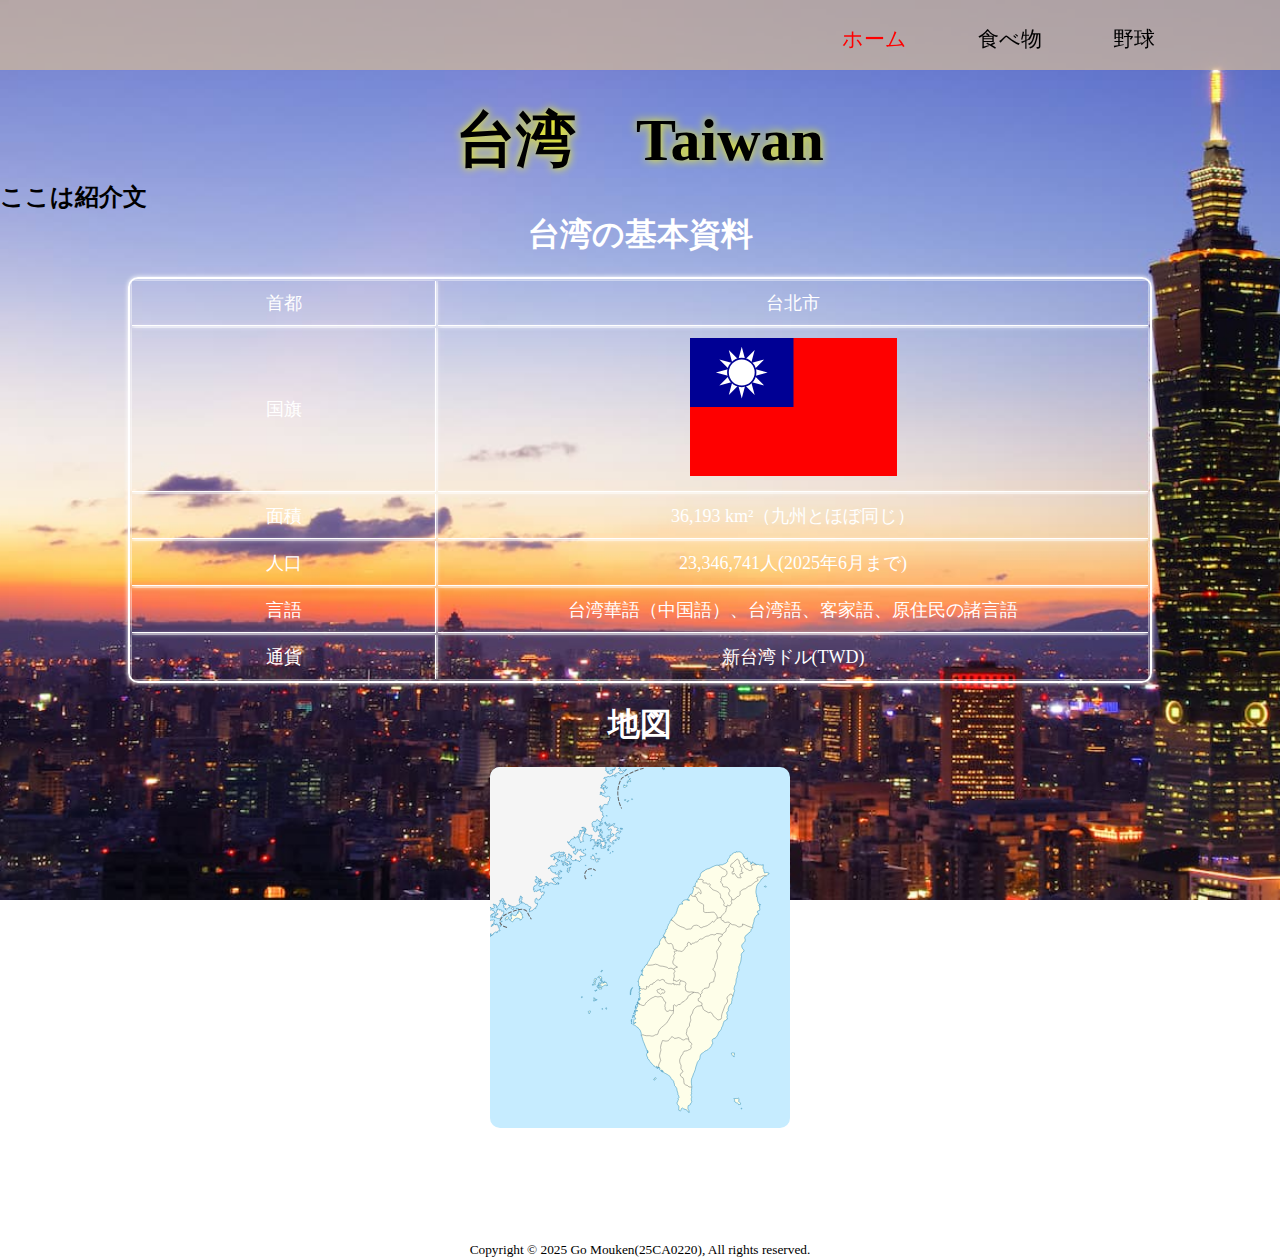
<file: index.html>
<!DOCTYPE html>
<html lang="jp">
<head>
    <meta charset="UTF-8">
    <meta name="viewport" content="width=device-width, initial-scale=1.0">
    <title>ホーム</title>
    <link rel="stylesheet" href="css/basic.css">
    <link rel="stylesheet" href="css/index.css">
</head>
<body>
    <nav>
        <div class="main-nav">
            <a href="index.html" class="nav-text now">ホーム</a>
            <a href="food.html" class="nav-text">食べ物</a>
            <a href="baseball.html                    " class="nav-text">野球</a>
        </div>
    </nav>
    <main>
        <div class="main-title">
            <p>台湾　Taiwan</p>
        </div>
        <div class="block">
            <h2>ここは紹介文</h2>
        </div>
        <div class="block">
            <h1 class="t-name">台湾の基本資料</h1>   
            <table class="intro-table">
                <tr>
                    <td>首都</td>
                    <td>台北市</td>
                </tr>
                <tr>
                    <td>国旗</td>
                    <td><img src="images/taiwan.svg" class="flag"></td>
                </tr>
                <tr>
                    <td>面積</td>
                    <td>36,193 km²（九州とほぼ同じ）</td>
                </tr>
                <tr>
                    <td>人口</td>
                    <td>23,346,741人(2025年6月まで)</td>
                </tr>
                <tr>
                    <td>言語</td>
                    <td>台湾華語（中国語）、台湾語、客家語、原住民の諸言語</td>
                </tr>
                <tr>
                    <td>通貨</td>
                    <td>新台湾ドル(TWD)</td>
                </tr>
            </table>
        </div>
        <div class="block">
            <h1 class="t-name">地図</h1>
            <div class="map"><img src="images/map.svg"></div>
        </div>
        <div class="block">
            <h1 class="t-name">参考リンク</h1>
            <div class="wrap-link">
                <p class="ref-mg"><a href="https://ja.wikipedia.org/wiki/%E5%8F%B0%E6%B9%BE" target="_blank" class="ref">https://ja.wikipedia.org/wiki/%E5%8F%B0%E6%B9%BE</a></p>
            </div>
        </div>
    </main>
    <footer class="ft">
        <p><small>Copyright &copy; 2025 Go Mouken(25CA0220), All rights reserved.</small></p>
    </footer>
</body>
</html>
</file>
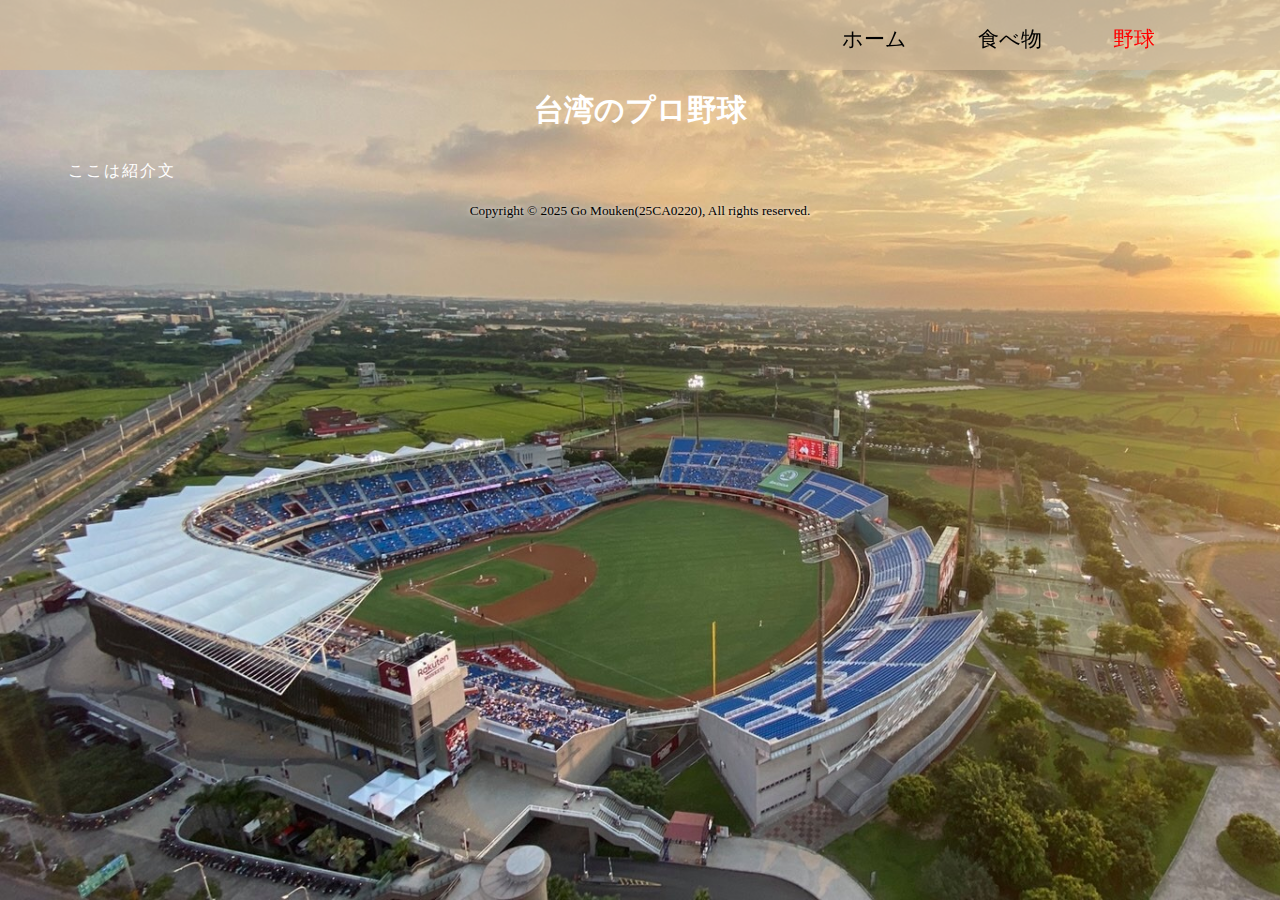
<file: baseball.html>
<!DOCTYPE html>
<html lang="jp">
<head>
    <meta charset="UTF-8">
    <meta name="viewport" content="width=device-width, initial-scale=1.0">
    <title>野球</title>
    <link rel="stylesheet" href="css/basic.css">
    <link rel="stylesheet" href="css/baseball.css">
</head>
<body>
    <nav>
        <div class="main-nav">
            <a href="index.html" class="nav-text">ホーム</a>
            <a href="food.html" class="nav-text">食べ物</a>
            <a href="baseball.html" class="nav-text now">野球</a>
        </div>
    </nav>
    <main>
        <div class="block">
            <p class="yakyu-t">台湾のプロ野球</p>
            <p class="yakyu-intro">　ここは紹介文</p>
        </div>
    </main>
    <footer class="ft">
        <p><small>Copyright &copy; 2025 Go Mouken(25CA0220), All rights reserved.</small></p>
    </footer>
</body>
</html>
</file>
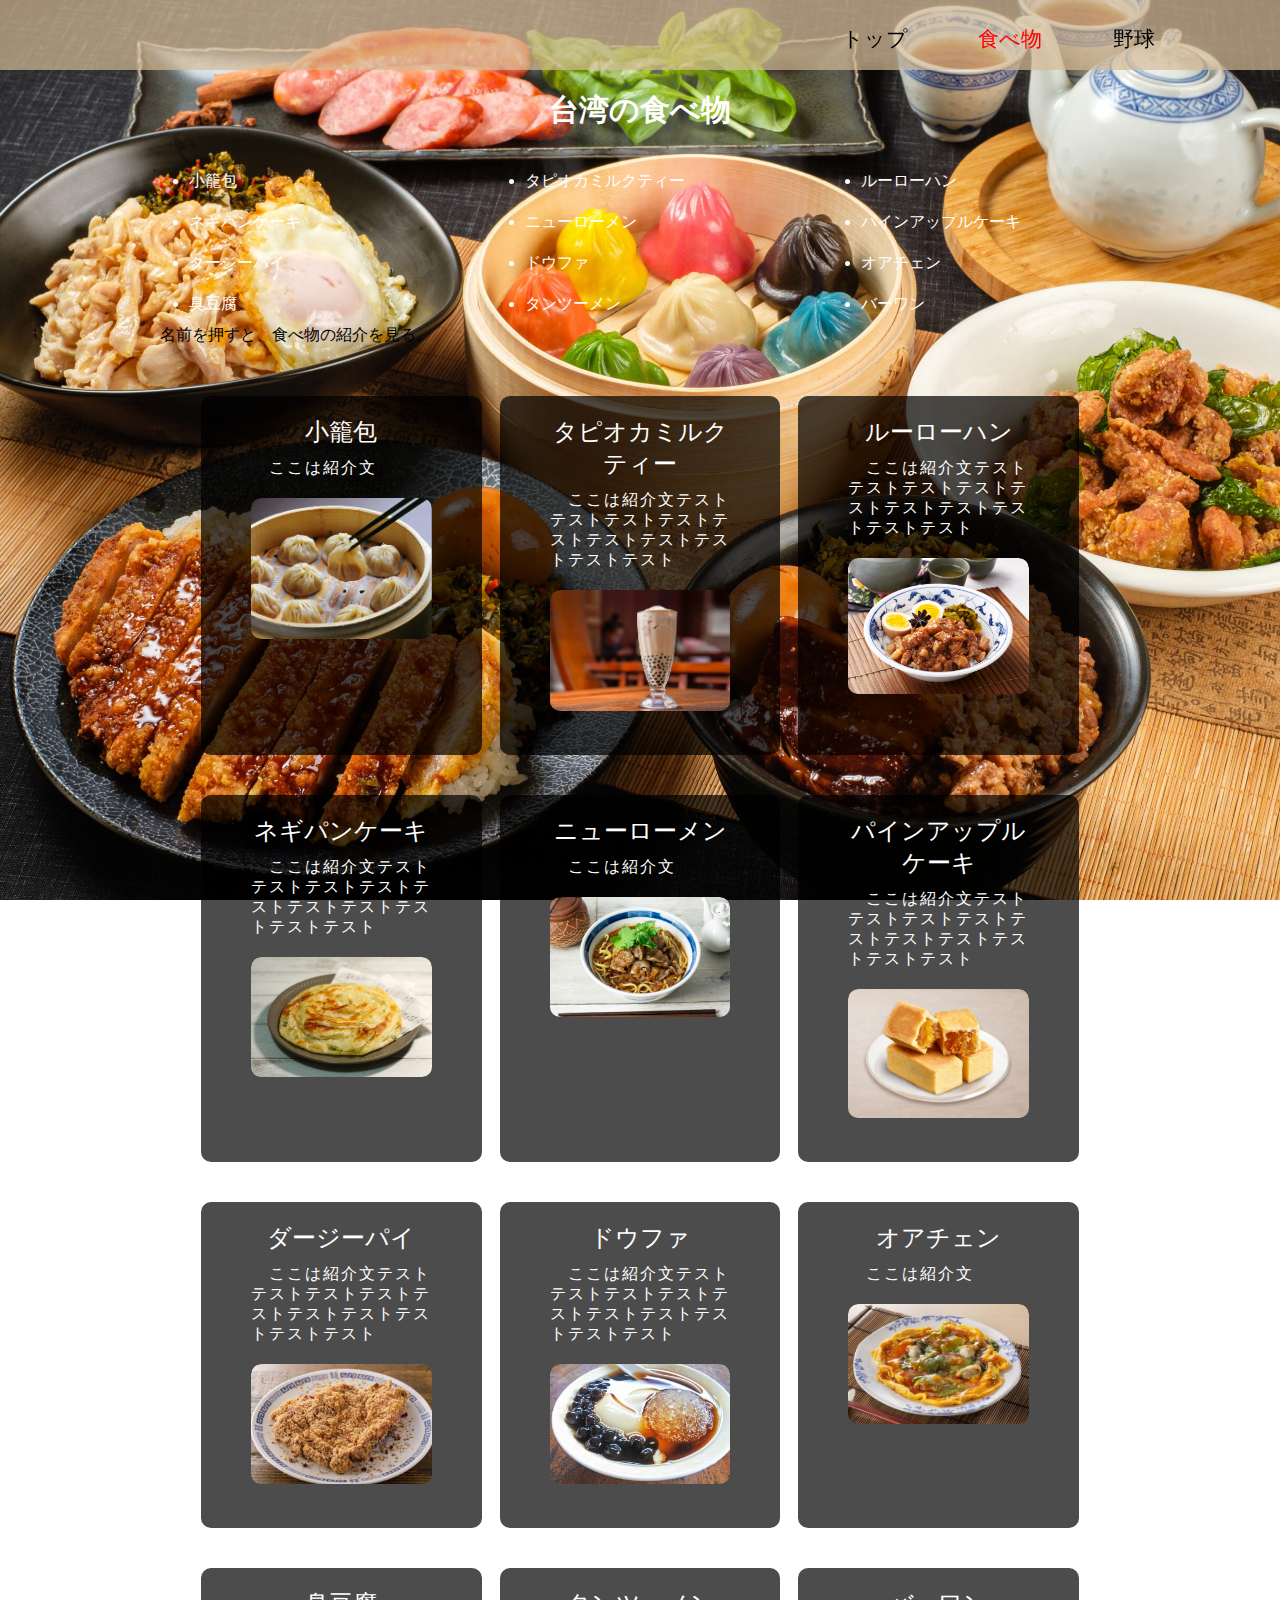
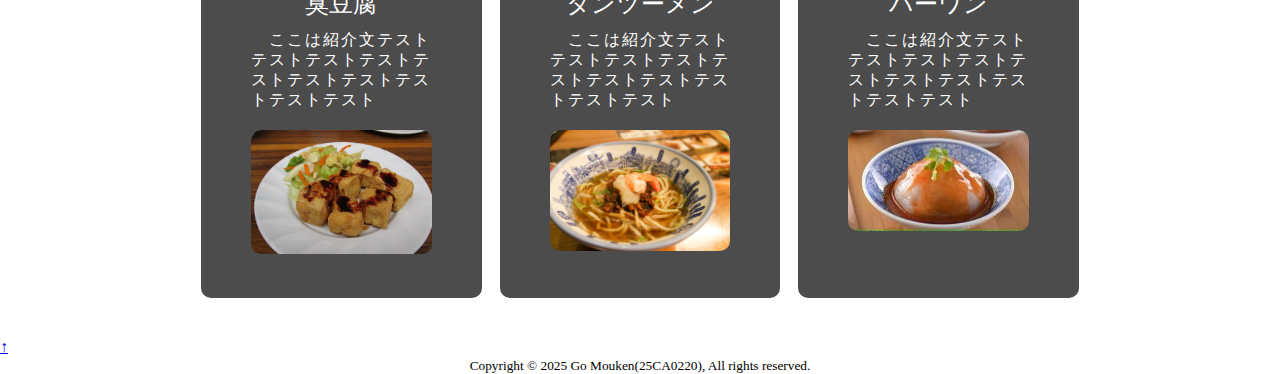
<file: food.html>
<!DOCTYPE html>
<html lang="jp">
<head>
    <meta charset="UTF-8">
    <meta name="viewport" content="width=device-width, initial-scale=1.0">
    <title>食べ物</title>
    <link rel="stylesheet" href="css/basic.css">
    <link rel="stylesheet" href="css/food.css">
</head>
<body>
    <nav>
        <div class="main-nav">
            <a href="index.html" class="nav-text">トップ</a>
            <a href="food.html" class="nav-text now">食べ物</a>
            <a href="baseball.html" class="nav-text">野球</a>
        </div>
    </nav>
    <main>
        <div class="block" id="top">
            <p class="food-t">台湾の食べ物</p>
            <div class="wrap-ctn">
                <ul>
                <a href="#slp"><li>小籠包</li></a>
                <a href="#tapioca"><li>タピオカミルクティー</li></a>
                <a href="#rrh"><li>ルーローハン</li></a>
                <a href="#npc"><li>ネギパンケーキ</li></a>
                <a href="#bn"><li>ニューローメン</li></a>
                <a href="#pac"><li>パインアップルケーキ</li></a>
                <a href="#fc"><li>ダージーパイ</li></a>
                <a href="#dh"><li>ドウファ</li></a>
                <a href="#op"><li>オアチェン</li></a>
                <a href="#st"><li>臭豆腐</li></a>
                <a href="#dtm"><li>タンツーメン</li></a>
                <a href="#bw"><li>バーワン</li></a>
            </ul>
            <p class="select-info">名前を押すと、食べ物の紹介を見る。</p>
            </div>
        </div>
        <div class="wrap-f-intro">
            <div class="f-intro" id="slp">
                <p class="food-name">小籠包</p>
                <p class="food-intro">　ここは紹介文</p>
                <div class="wrap-f-img">
                    <img src="images/slp.jpg">
                </div>
            </div>
            <div class="f-intro" id="tapioca">
                <p class="food-name">タピオカミルクティー</p>
                <p class="food-intro">　ここは紹介文テストテストテストテストテストテストテストテストテストテスト</p>
                <div class="wrap-f-img">
                    <img src="images/tapioca.jpeg">
                </div>
            </div>
            <div class="f-intro" id="rrh">
                <p class="food-name">ルーローハン</p>
                <p class="food-intro">　ここは紹介文テストテストテストテストテストテストテストテストテストテスト</p>
                <div class="wrap-f-img">
                    <img src="images/rrh.jpg">
                </div>
            </div>
            <div class="f-intro" id="npc">
                <p class="food-name">ネギパンケーキ</p>
                <p class="food-intro">　ここは紹介文テストテストテストテストテストテストテストテストテストテスト</p>
                <div class="wrap-f-img">
                    <img src="images/npc.jpg">
                </div>
            </div>
            <div class="f-intro" id="bn">
                <p class="food-name">ニューローメン</p>
                <p class="food-intro">　ここは紹介文</p>
                <div class="wrap-f-img">
                    <img src="images/bn.jpg">
                </div>
            </div>
            <div class="f-intro" id="pac">
                <p class="food-name">パインアップルケーキ</p>
                <p class="food-intro">　ここは紹介文テストテストテストテストテストテストテストテストテストテスト</p>
                <div class="wrap-f-img">
                    <img src="images/pac.jpg">
                </div>
            </div>
            <div class="f-intro" id="fc">
                <p class="food-name">ダージーパイ</p>
                <p class="food-intro">　ここは紹介文テストテストテストテストテストテストテストテストテストテスト</p>
                <div class="wrap-f-img">
                    <img src="images/fc.jpg">
                </div>
            </div>
            <div class="f-intro" id="dh">
                <p class="food-name">ドウファ</p>
                <p class="food-intro">　ここは紹介文テストテストテストテストテストテストテストテストテストテスト</p>
                <div class="wrap-f-img">
                    <img src="images/dh.jpg">
                </div>
            </div>
            <div class="f-intro" id="op">
                <p class="food-name">オアチェン</p>
                <p class="food-intro">　ここは紹介文</p>
                <div class="wrap-f-img">
                    <img src="images/op.jpg">
                </div>
            </div>
            <div class="f-intro" id="st">
                <p class="food-name">臭豆腐</p>
                <p class="food-intro">　ここは紹介文テストテストテストテストテストテストテストテストテストテスト</p>
                <div class="wrap-f-img">
                    <img src="images/st.jpg">
                </div>
            </div>
            <div class="f-intro" id="dtm">
                <p class="food-name">タンツーメン</p>
                <p class="food-intro">　ここは紹介文テストテストテストテストテストテストテストテストテストテスト</p>
                <div class="wrap-f-img">
                    <img src="images/dtm.jpg">
                </div>
            </div>
            <div class="f-intro" id="bw">
                <p class="food-name">バーワン</p>
                <p class="food-intro">　ここは紹介文テストテストテストテストテストテストテストテストテストテスト</p>
                <div class="wrap-f-img">
                    <img src="images/bw.jpg">
                </div>
            </div>
        </div>
        <a href="#top"><div class="back-top">↑</div></a>
    </main>
    <footer class="ft">
        <p><small>Copyright &copy; 2025 Go Mouken(25CA0220), All rights reserved.</small></p>
    </footer>
</body>
</html>
</file>
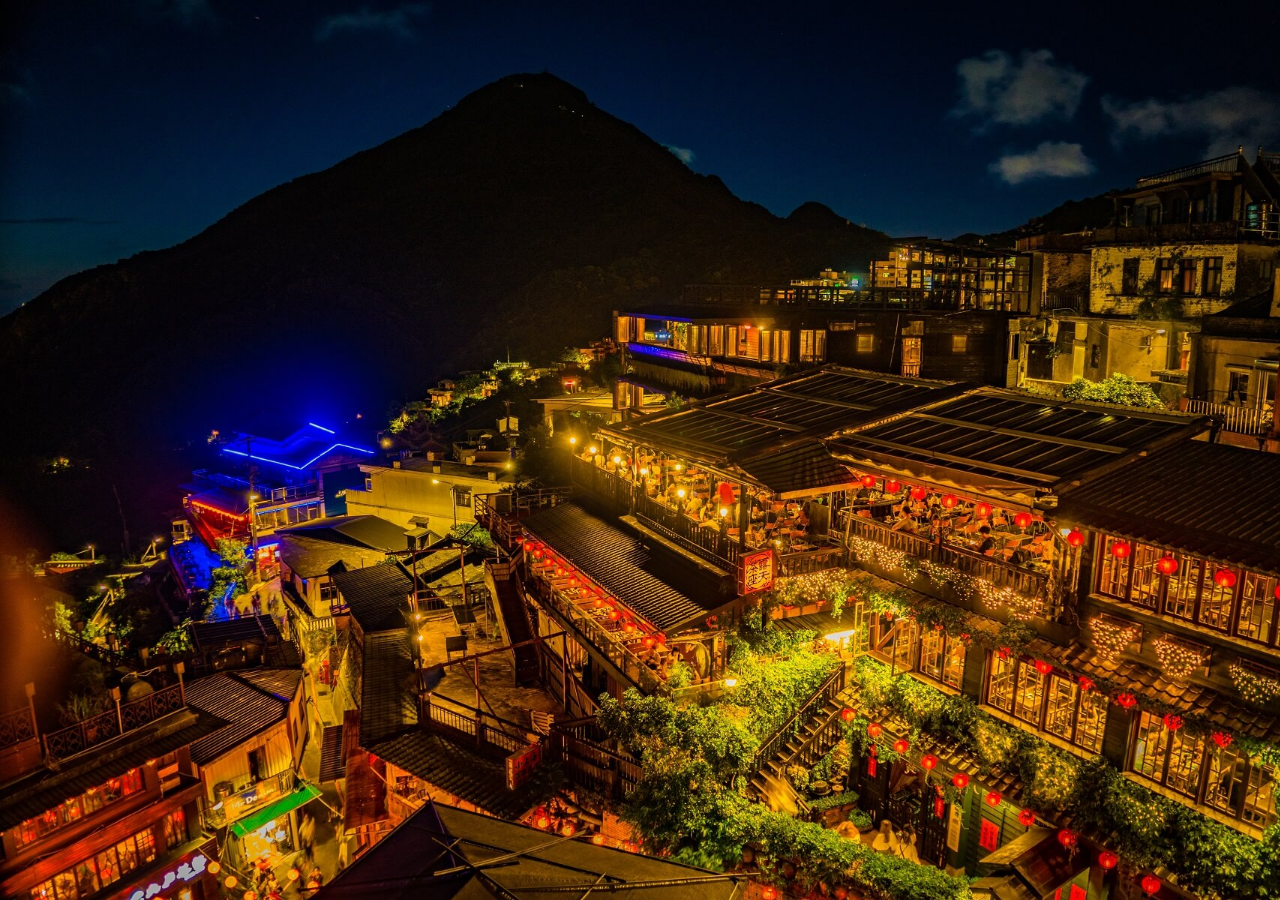
<file: travel.html>
<!DOCTYPE html>
<html lang="jp">
<head>
    <meta charset="UTF-8">
    <meta name="viewport" content="width=device-width, initial-scale=1.0">
    <title>観光</title>
    <link rel="stylesheet" href="css/basic.css">
    <link rel="stylesheet" href="css/travel.css">
</head>
<body>
    
</body>
</html>
</file>
<file: css/basic.css>
*{
    box-sizing: border-box;
    margin: 0;
    padding: 0;
}

body{
    background-image: url("../images/bg.jpg");
    background-repeat: no-repeat;
    background-size: cover;
    font-family: 'MS PMincho';
}

nav{
    position: fixed;
    background-color: rgba(212, 187, 151,0.7);
    height: 70px;
    width: 100%;
}

.main-nav{
    display: flex;
    justify-content: space-around;
    height: fit-content;
    width: 30%;
    float: right;
    margin-right: 7%;
    padding: 10px 0;
}

.nav-text{
    font-size: 1.3em;
    text-decoration: none;
    color:black;
    padding: 15px 10px;
    transition: 1s;
}

.nav-text:hover{
    color: orange;
    text-shadow: 0px 0px 10px yellow;
}

.now{
    color: red !important;
}

main{
    padding-top: 70px;
}

.ft{
    text-align: center;
    text-shadow: 0 0 5px white;
}
</file>
<file: css/index.css>
body{
    background-image: url("../images/bg.jpg");
    background-repeat: no-repeat;
    background-size: cover;
    background-attachment: fixed;
}

.main-title{
    font-size: 60px;
    margin-top: 30px;
    font-weight: bold;
    text-shadow: 0 0 10px yellow;
    text-align: center;
}

.main-intro{
    color: white;
}

.t-name{
    color: white;
    font-weight: bold;
    margin: 0 auto 20px;
    text-align: center;
}
.intro-table{
    width: 80%;
    margin: 20px auto;
    border: 2px solid white;
    color: white;
    border-radius: 10px;
    text-align: center;
    font-size: 18px;
    box-shadow: 0 0 5px white;
}

.intro-table td{
    padding: 10px;
    border-bottom: 1px solid white;
    box-shadow: 0 0 5px white;
}

.intro-table td:first-child{
    border-right: 1px solid white;
    width: 30%;
}

.intro-table tr:last-child td{
    border-bottom: none;
}

.flag{
    width: 30%;
}

.wrap-link{
    width: 80%;
    margin: auto;
    display: flex;
    justify-content: center;
    flex-wrap: wrap;
}

.ref-mg{
    margin: 10px 20px;
}

.ref{
    width: 100%;
    margin:auto;
    color: white;
    font-size: 16px;
    overflow-wrap: break-word;
}

.map-block{
    min-width: 300px;
}
.map{
    margin:10px auto;
    width: 300px;
}

.map img{
    width: 100%;
    height: auto;
    display: block;
    border-radius: 10px;
}

.c-name{
    width: 112px;
    position: absolute;
    top: 220px;
    right: 20%;
    color: yellow;
    text-shadow: 0 0 5px yellow;
    text-align: center;
    padding: 20px;
    border: 0 0 3px yellow;
    box-shadow: 0 0 5px yellow, inset 0 0 5px yellow;
    border-radius: 10px;
    background-color: black;
}

.yilan,.keelung,.taipei,.new-taipei,.taoyuan,.hsinchu,.miaoli,.taichung,.hualien,.nantou
,.changhua,.yunlin,.chiayi,.tainan,.kaohsiung,.pingtung,.taitung,.penghu,.liengchiang,.kinmen{
    display: none;
}

#yl:hover~.yilan,#kl:hover~.keelung,#tp:hover~.taipei,#newt:hover~.new-taipei
,#ty:hover~.taoyuan,#hc:hover~.hsinchu,#ml:hover~.miaoli,#tc:hover~.taichung
,#hl:hover~.hualien,#nt:hover~.nantou,#ch:hover~.changhua,#yul:hover~.yunlin
,#cy:hover~.chiayi,#tn:hover~.tainan,#kh:hover~.kaohsiung,#pt:hover~.pingtung
,#tt:hover~.taitung,#ph:hover~.penghu,#lc:hover~.liengchiang,#km:hover~.kinmen{
    display: block;
    animation: fadeIn 1s ease;
}

@keyframes fadeIn{
    from{opacity: 0.1;}
    to{opacity: 1;}
}

.county-block{
    display: flex;
    justify-content: center;
    flex-wrap: wrap;
    width: 100%;
}

.county{
    max-width: 28%;
    min-width: 200px;
    border-radius: 10px;
    background-color: black;
    flex:1 1 200px;
    padding:10px;
    margin: 20px;
    scroll-margin-top: 128px;
    transition: 1s;
}

.county:hover{
    color: black;
    transform: scale(1.05);
}

.county-y:hover{
    background-color: yellow;
}

.county-w:hover{
    background-color: white;
}

.county-y{
    border: 1px solid yellow;
    box-shadow: 0 0 10px yellow;
    color: yellow;
}

.county-w{
    border: 1px solid white;
    box-shadow: 0 0 10px white;
    color: white;
}

.c-chi-name{
    text-align: center;
    font-size: 18px;
    margin-top: 10px;
}

.c-eng-name{
    text-align: center;
    font-size: 16px;
    margin-top: 5px;
}

.cty-intro{
    width: 90%;
    margin: 10px auto;
    padding-left: 20px;
    font-size: 15px;
    line-height: 24px;
}

.hide{
    background-color: transparent;
    color: transparent;
    height: 0;
}
</file>
<file: css/baseball.css>
body{
    background-image: url("../images/baseball.jpg");
    background-repeat: no-repeat;
    background-size: cover;
    background-attachment: fixed;
}

.yakyu-t{
    text-align: center;
    color: white;
    font-size: 30px;
    margin: 20px auto;
    font-weight: bold;
}

.cpbl-logo{
    width: 100px;
    margin-left: 5%;
}

.yakyu-intro{
    margin: 10px auto;
    color: white;
    font-size: 16px;
    letter-spacing: 2px;
    line-height: 20px;
    padding: 10px 50px;
}

.team-block{
    width: 70%;
    min-width: 360px;
    margin: 20px auto;
    border-radius: 10px;
    padding:20px 3%;
    display: flex;
    justify-content: space-around;
    flex-wrap: wrap;
    scroll-margin-top: 128px;
    transition: 1s;
}

.kyudan{
    font-size: 28px;
    color: white;
    text-align: center;
}

.t-link{
    transition: 1s;
}
.t-link:hover{
    text-shadow: 0 0 10px white;
}

.lion-word{
    color: orange;
}

.elephant-word{
    color: gold;
}

.monkey-word{
    color: rgb(225, 115, 134);
}

.dragon-word{
    color: red;
}

.guardian-word{
    color: rgb(61, 92, 194);
}

.hawk-word{
    color: green;
}

.lion-bg{
    background-color: rgba(235, 107, 0,0.7);
}

.elephant-bg{
    background-color: rgba(252, 200, 0,0.7);
}

.monkey-bg{
    background-color:rgba(139, 24, 38,0.7);
}

.guardian-bg{
    background-color: rgba(0, 79, 153,0.7);
}

.dragon-bg{
    background-color: rgba(193, 24, 45,0.7);
}

.hawk-bg{
    background-color: rgba(12, 68, 53,0.7);
}

.lion-bg:hover{
    background-color: rgb(235, 107, 0);

}

.elephant-bg:hover{
    background-color: rgb(252, 200, 0);
}

.monkey-bg:hover{
    background-color:rgb(139, 24, 38);
}

.guardian-bg:hover{
    background-color: rgb(0, 79, 153);
}

.dragon-bg:hover{
    background-color: rgb(193, 24, 45);
}

.hawk-bg:hover{
    background-color: rgb(12, 68, 53);
}

.logo{
    width: 20%;
    border-radius: 10px;
}

.logo img{
    width: 100%;
    border-radius: 10px;
}

.team-name{
    display: flex;
    flex-direction: column;
    justify-content: center;
    margin-left: 3%;
    width: 70%;
    align-items: center;
    flex-wrap: wrap;
}

.team-jpn{
    color: white;
    font-size: 28px;
    line-height: 30px;
    width: 100%;
}

.team-twn{
    color: white;
    font-size: 20px;
    line-height: 24px;
    width: 100%;
}

.team-intro{
    color: white;
    font-size: 20px;
    line-height: 24px;
    margin: 0 8%;
    width: 80%;
}

.with-video{
    width: 100%;
    display: flex;
    margin: 20px auto;
    flex-wrap: wrap;
    justify-content: space-between;
}

.team-ctn{
    flex:1 1 300px;
    min-width: 300px;
    margin: 10px auto;
    color: white;
    font-size: 16px;
    letter-spacing: 2px;
    line-height: 20px;
    padding: 10px 8%;
}

.team-video{
    margin: 10px 6%;
    min-height: 180px;
    min-width:280px;
    border-radius: 10px;
    transition: 1s;
    border: 2px solid transparent;
}

.team-video:hover{
    border: 2px solid white;
    box-shadow: 0 0 30px white;

}
</file>
<file: css/food.css>
body{
    background-image: url("../images/gurume.jpg");
    background-repeat: no-repeat;
    background-size: cover;
    background-attachment: fixed;
}

.food-t{
    text-align: center;
    color: white;
    font-size: 30px;
    margin: 20px auto;
    font-weight: bold;
}

.wrap-ctn{
    width: 85%;
    padding: 10px 5%;
    margin: 10px auto;
    
}

.wrap-ctn ul{
    display: flex;
    justify-content: space-between;
    flex-wrap: wrap;
}

.wrap-ctn a{
    width: 24%;
    color: white;
    margin: 10px 3%;
    text-decoration: none;
    transition: 1s;
}

.wrap-ctn a:hover{
    color: yellow;
    text-shadow: 0 0 10px yellow;
}

.wrap-f-intro{
    width: 70%;
    margin: 20px auto;
    display: flex;
    flex-wrap: wrap;
    justify-content: space-between;
}

.f-intro{
    flex:1 1 280px;
    min-width: 280px;
    background-color: rgba(0,0,0,0.7);
    border-radius: 10px;
    padding:20px 50px;
    margin: 20px 1%;
    scroll-margin-top: 128px;
    transition: 1s;
}

.f-intro:hover{
    background-color: rgba(0,0,0,0.85);
}

.food-name{
    color: white;
    font-size: 24px;
    text-align: center;
}

.food-intro{
    margin: 10px auto;
    color: white;
    font-size: 16px;
    letter-spacing: 2px;
    line-height: 20px;
}

.wrap-f-img{
    max-width: 280px;
    max-height: 180px;
    border-radius: 10px;
    margin:20px auto;
    overflow-y: hidden;
}

.wrap-f-img img{
    width: 100%;
    height: 100%;
    object-fit: cover;
    border-radius: 10px;
}
</file>
<file: css/travel.css>
body{
    background-image: url("../images/kyufun.jpeg");
    background-repeat: no-repeat;
    background-size: cover;
    background-attachment: fixed;
}
</file>
